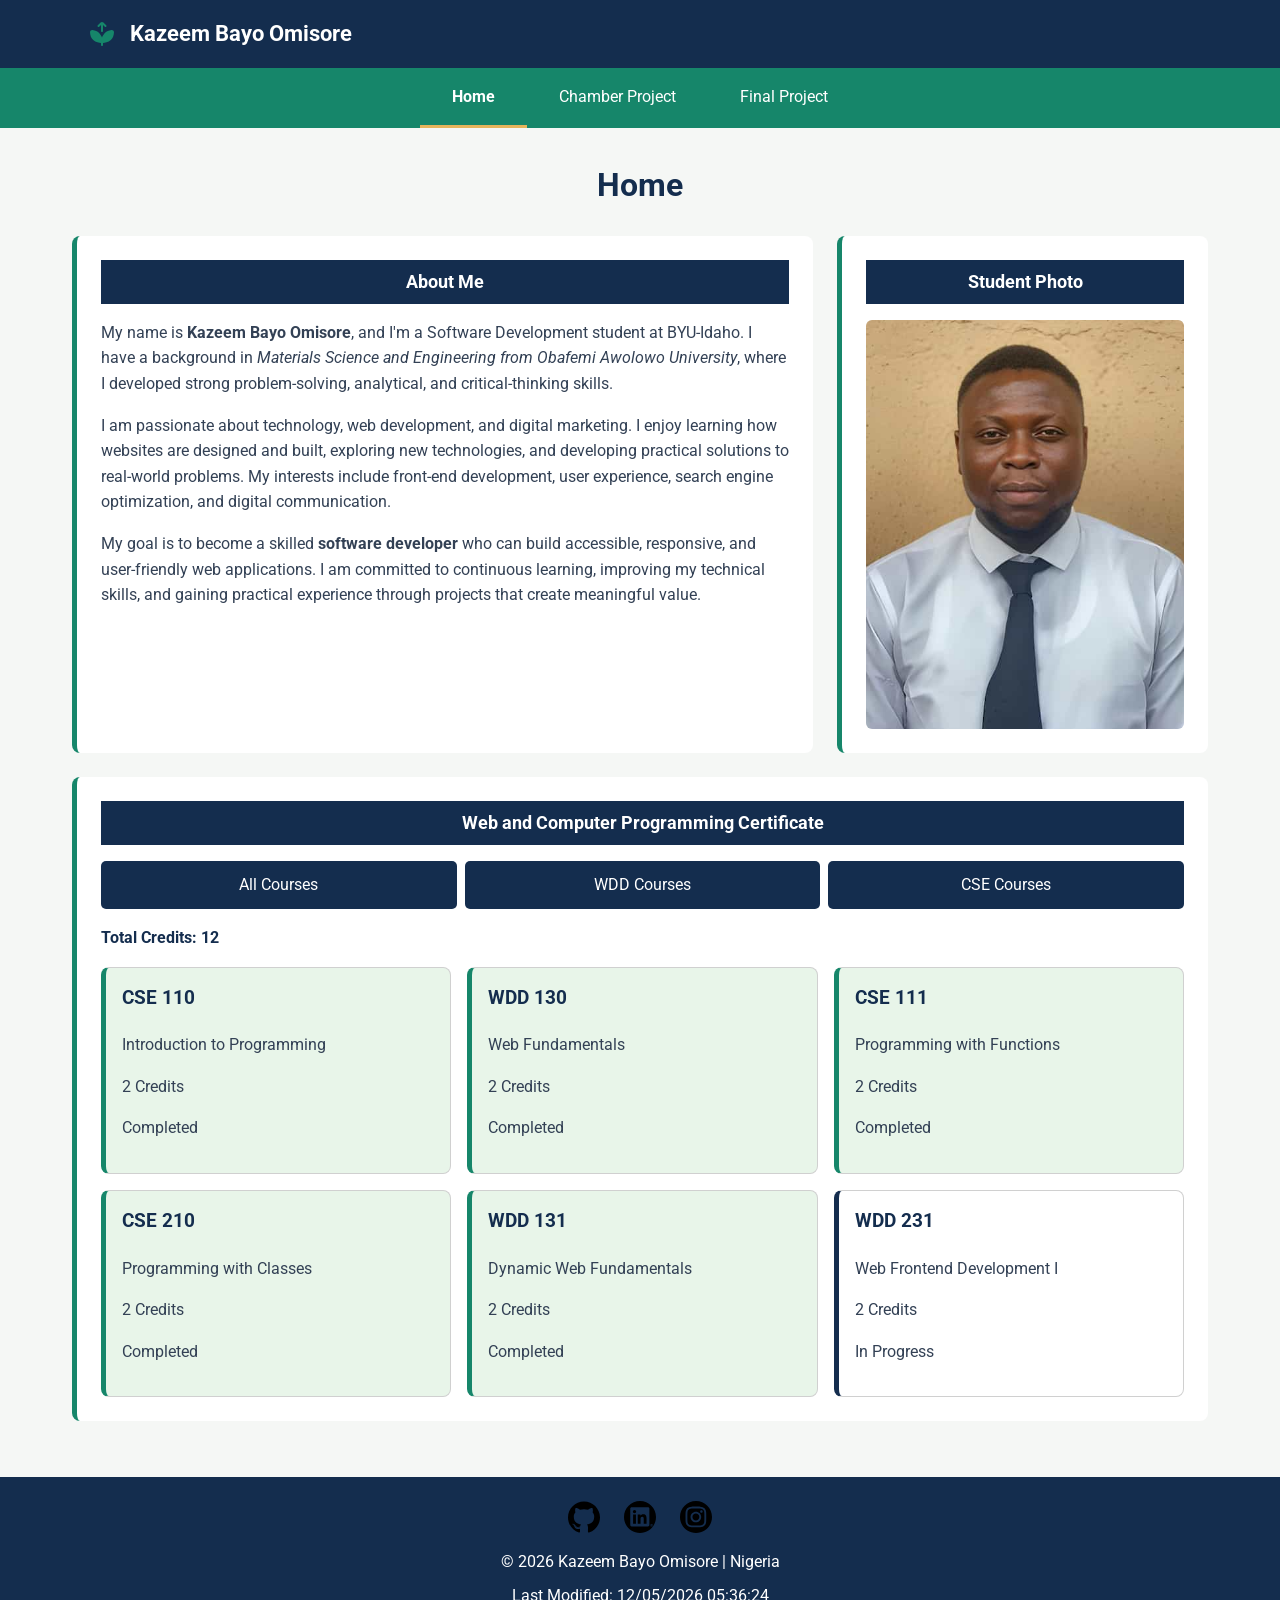
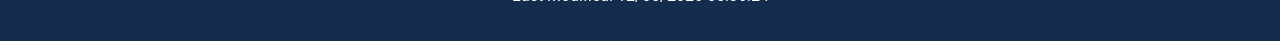
<file: index.html>
<!DOCTYPE html>
<html lang="en">

<head>
    <meta charset="UTF-8">
    <meta name="viewport" content="width=device-width, initial-scale=1.0">

    <meta name="description"
        content="Explore Kazeem Bayo Omisore's WDD 231 homepage, software development journey, web programming courses, and projects at BYU-Idaho.">

    <meta name="author" content="Kazeem Bayo Omisore">

    <!-- Open Graph Meta Properties -->
    <meta property="og:title" content="Kazeem Bayo Omisore | WDD 231">
    
    <meta property="og:description"
        content="Explore my WDD 231 homepage, software development journey, web programming courses, and projects at BYU-Idaho.">
    
    <meta property="og:image" content="https://omisorebayo.github.io/wdd231/images/my-picture.webp">
    
    <meta property="og:url" content="https://omisorebayo.github.io/wdd231/">

    <!-- Google Font: Roboto -->
    <link rel="preconnect" href="https://fonts.googleapis.com">
    <link rel="preconnect" href="https://fonts.gstatic.com" crossorigin>
    <link href="https://fonts.googleapis.com/css2?family=Roboto:ital,wght@0,100..900;1,100..900&display=swap"
        rel="stylesheet">

    <!-- CSS files -->
    <link rel="stylesheet" href="styles/normalize.css">
    <link rel="stylesheet" href="styles/small.css">
    <link rel="stylesheet" href="styles/larger.css">
    <link rel="icon" href="favicon.ico">

    <!-- JavaScript files -->
    <script src="scripts/navigation.js" defer></script>
    <script src="scripts/date.js" defer></script>
    <script src="scripts/courses.js" defer></script>

    <title>Kazeem Bayo Omisore | WDD 231</title>
</head>

<body>

    <header>
        <img src="images/plant-growth.svg" alt="Personal logo" width="40" height="40">

        <span>Kazeem Bayo Omisore</span>

        <button id="nav-button" class="hamburger" aria-label="Toggle navigation" aria-expanded="false" aria-controls="nav-bar">
        </button>
    </header>

    <nav id="nav-bar" class="navigation" aria-label="Main navigation">
        <ul>
            <li class="current">
                <a href="index.html" aria-current="page">Home</a>
            </li>

            <li>
                <a href="chamber/index.html">Chamber Project</a>
            </li>

            <li>
                <a href="final/index.html">Final Project</a>
            </li>
        </ul>
    </nav>

    <main>
        <h1>Home</h1>

        <div class="home-content">

            <section class="about-me">
                <h2>About Me</h2>

                <p>
                    My name is <strong>Kazeem Bayo Omisore</strong>, and I'm a Software Development student at BYU-Idaho. I have a background in <em>Materials
                    Science and Engineering from Obafemi Awolowo University</em>, where I developed strong problem-solving, analytical, and
                    critical-thinking skills.
                </p>
                <p>    
                    I am passionate about technology, web development, and digital marketing. I enjoy learning how websites are designed and
                    built, exploring new technologies, and developing practical solutions to real-world problems. My interests include
                    front-end development, user experience, search engine optimization, and digital communication.
                </p>
                <p>
                    
                    My goal is to become a skilled <strong>software developer</strong> who can build accessible, responsive, and user-friendly web
                    applications. I am committed to continuous learning, improving my technical skills, and gaining practical experience
                    through projects that create meaningful value.
                </p>
            </section>

            <section class="student-photo">
                <h2>Student Photo</h2>

                <img src="images/my-picture.webp" alt="Photo of me" loading="lazy">
            </section>

        </div>

        <section class="certificate">
            <h2>Web and Computer Programming Certificate</h2>

            <div class="course-filters">
                <button id="allCourses" type="button">All Courses</button>

                <button id="wddCourses" type="button">WDD Courses</button>

                <button id="cseCourses" type="button">CSE Courses</button>
            </div>

            <p id="creditTotal" aria-live="polite"></p>

            <div id="courseContainer"></div>
        </section>

    </main>

    <footer>

        <div class="social-links">
            <a href="https://github.com/omisorebayo" target="_blank" rel="noopener noreferrer">
                <img src="images/github.svg" alt="GitHub" width="32" height="32">
            </a>

            <a href="https://www.linkedin.com/in/kazeemomisore/" target="_blank" rel="noopener noreferrer">
                <img src="images/linkedin-circle.svg" alt="LinkedIn" width="32" height="32">
            </a>

            <a href="https://www.instagram.com/kazeem_omisore/" target="_blank" rel="noopener noreferrer">
                <img src="images/instagram-circle.svg" alt="Instagram" width="32" height="32">
            </a>
        </div>

        <p>
            &copy; <span id="currentyear"></span>
            Kazeem Bayo Omisore | Nigeria
        </p>

        <p id="lastModified"></p>

    </footer>

</body>

</html>
</file>
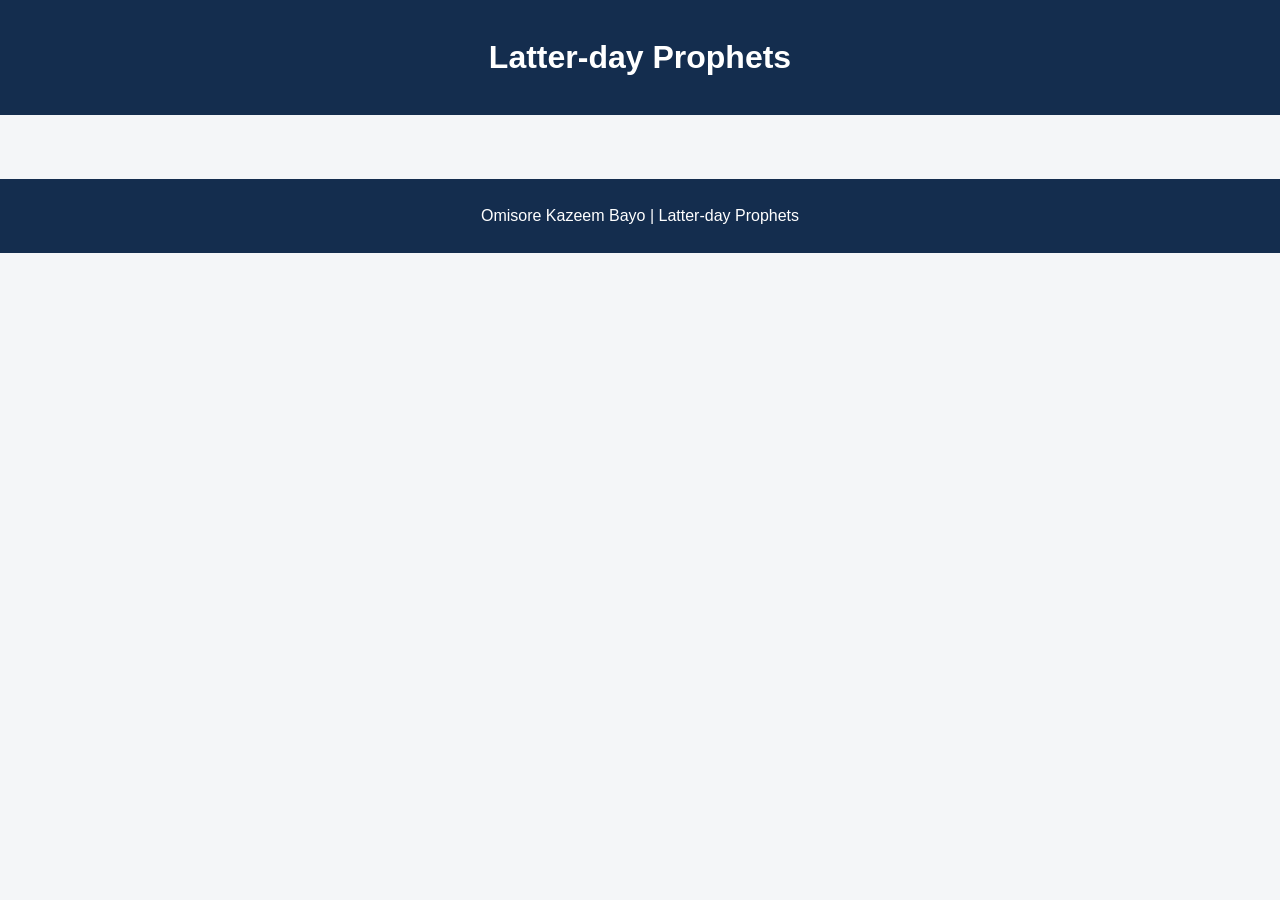
<file: prophets.html>
<!DOCTYPE html>
<html lang="en">
<head>
    <meta charset="UTF-8">
    <meta name="viewport" content="width=device-width, initial-scale=1.0">
    <link rel="stylesheet" href="styles/prophets.css">
    <script src="scripts/prophets.js" defer></script>
    <title>Latter-day Prophets</title>
</head>
<body>
    <header>
        <h1>Latter-day Prophets</h1>
    </header>
    <main>
        <div id="cards"></div>
    </main>
    <footer>
        Omisore Kazeem Bayo | Latter-day Prophets
    </footer>
    
</body>
</html>
</file>
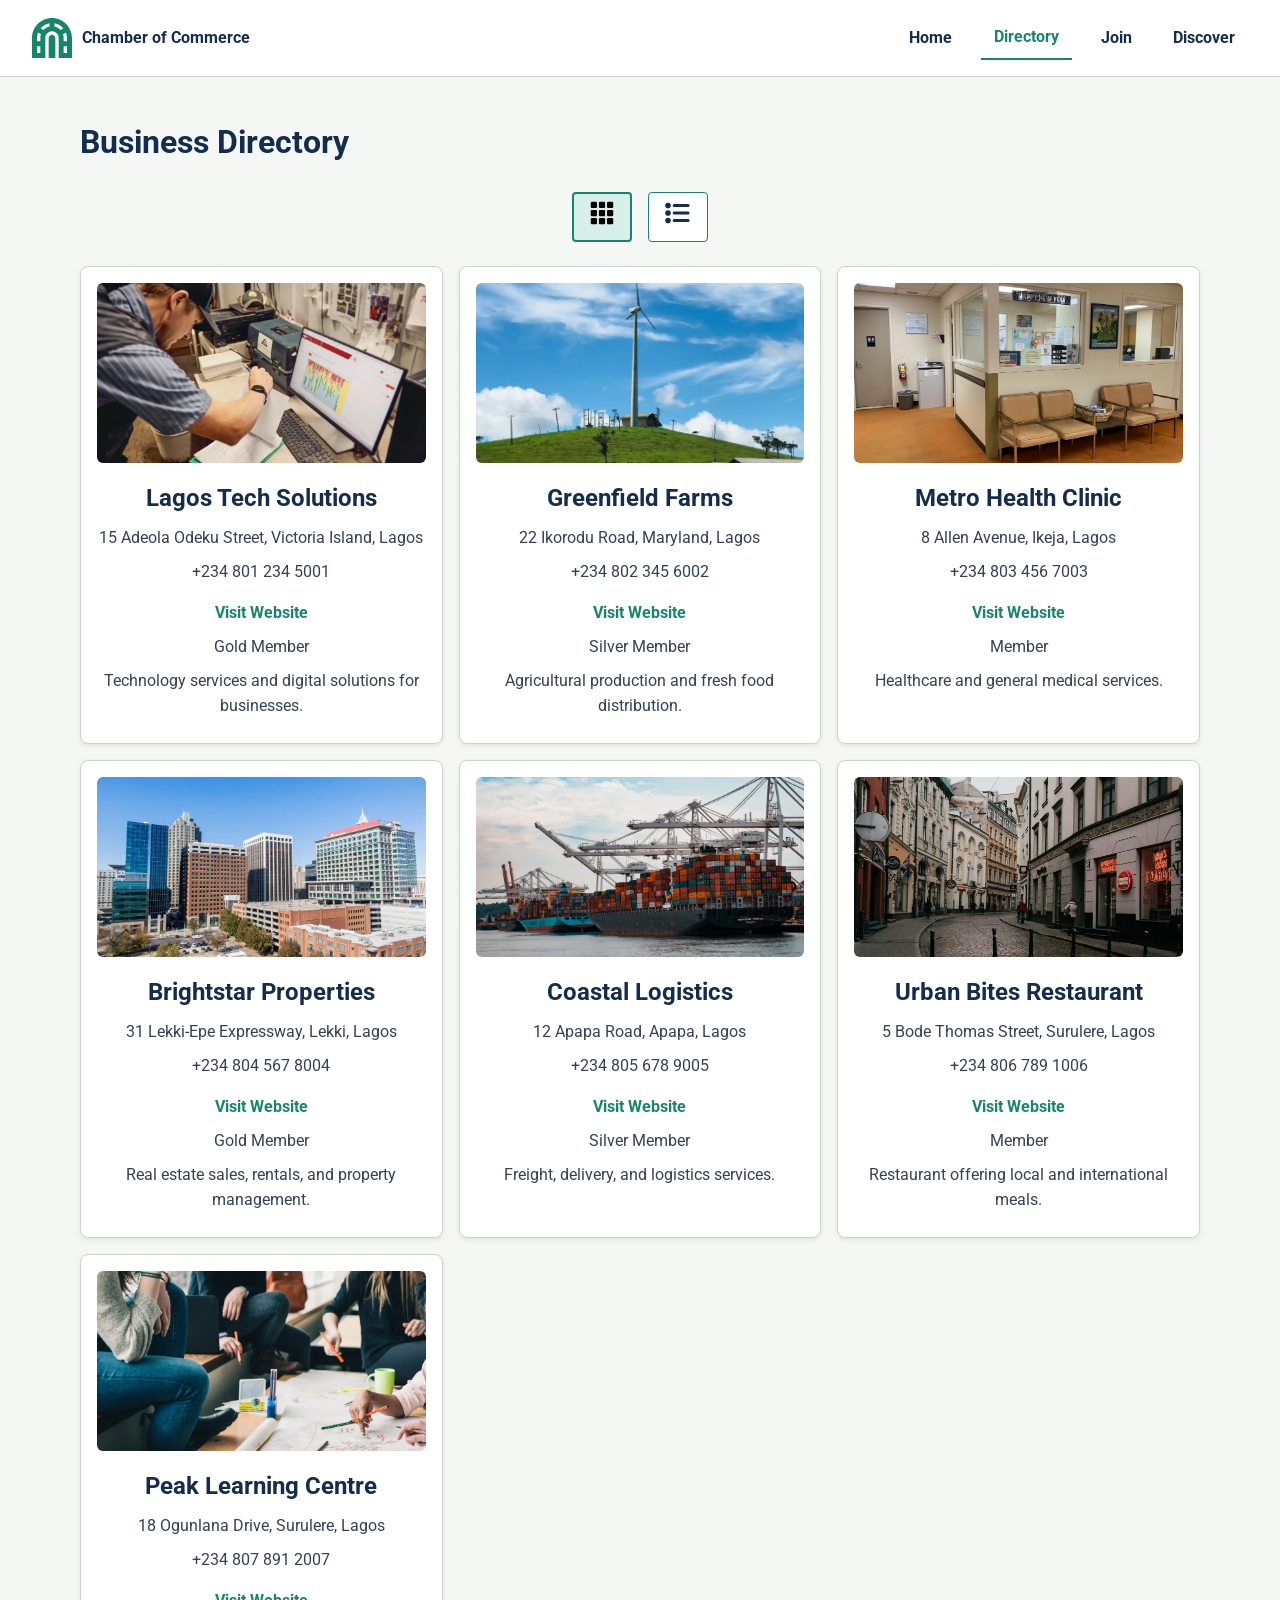
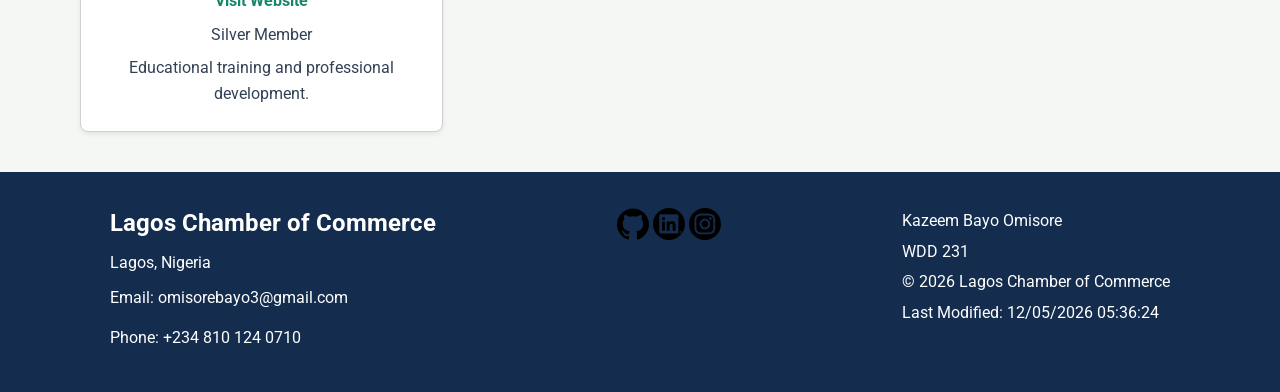
<file: chamber/directory.html>
<!DOCTYPE html>
<html lang="en">

<head>
    <meta charset="UTF-8">
    <meta name="viewport" content="width=device-width, initial-scale=1.0">

    <!-- SEO Meta Information -->
    <meta name="description"
        content="Explore the Lagos Chamber of Commerce business directory and discover local businesses, services, and organizations across Lagos, Nigeria.">

    <meta name="author" content="Kazeem Bayo Omisore">

    <title>Business Directory | Lagos Chamber of Commerce</title>


    <!-- Open Graph Meta Properties -->
    <meta property="og:title" content="Business Directory | Lagos Chamber of Commerce">

    <meta property="og:description"
        content="Discover businesses and organizations across Lagos, Nigeria through the Lagos Chamber of Commerce business directory.">

    <meta property="og:image" content="https://omisorebayo.github.io/wdd231/chamber/images/og-image.jpg">

    <meta property="og:url" content="https://omisorebayo.github.io/wdd231/chamber/directory.html">

    <meta property="og:type" content="website">

    <!-- Google Font: Roboto -->
    <link rel="preconnect" href="https://fonts.googleapis.com">
    <link rel="preconnect" href="https://fonts.gstatic.com" crossorigin>
    <link href="https://fonts.googleapis.com/css2?family=Roboto:ital,wght@0,100..900;1,100..900&display=swap"
        rel="stylesheet">

    <!-- Favicon -->
    <link rel="icon" href="images/favicon.ico" type="image/x-icon">

    <!-- CSS Files -->
    <link rel="stylesheet" href="styles/normalize.css">
    <link rel="stylesheet" href="styles/small.css">
    <link rel="stylesheet" href="styles/larger.css">

    <!-- JavaScript -->
    <script src="scripts/directory.js" defer></script>

</head>

<body>

    <!-- Header -->
    <header>

        <!-- Site Branding -->
        <div class="site-branding">
            <img src="images/dungeon.svg" alt="Lagos Chamber of Commerce logo" width="40" height="40">

            <span>Chamber of Commerce</span>
        </div>

        <!-- Hamburger Button -->
        <button id="nav-button" class="hamburger" type="button" aria-label="Toggle navigation" aria-expanded="false"
            aria-controls="nav-bar">
        </button>

        <!-- Navigation -->
        <nav id="nav-bar" class="navigation" aria-label="Main navigation">

            <ul class="primaryNav">
                <li><a href="index.html">Home</a></li>
                <li>
                    <a href="directory.html" aria-current="page">
                        Directory
                    </a>
                </li>
                <li><a href="join.html">Join</a></li>
                <li><a href="discover.html">Discover</a></li>
            </ul>

        </nav>

    </header>

    <!-- Main Content -->
    <main>

        <h1>Business Directory</h1>

        <!-- Grid and List View Buttons -->
        <div class="view-buttons">

            <!-- Grid View Button -->
            <button id="gridButton" type="button" aria-label="Grid view" aria-pressed="true" class="active">

                <svg viewBox="0 0 24 24" aria-hidden="true">
                    <rect x="3" y="3" width="5" height="5" rx="1" />
                    <rect x="9.5" y="3" width="5" height="5" rx="1" />
                    <rect x="16" y="3" width="5" height="5" rx="1" />
                    <rect x="3" y="9.5" width="5" height="5" rx="1" />
                    <rect x="9.5" y="9.5" width="5" height="5" rx="1" />
                    <rect x="16" y="9.5" width="5" height="5" rx="1" />
                    <rect x="3" y="16" width="5" height="5" rx="1" />
                    <rect x="9.5" y="16" width="5" height="5" rx="1" />
                    <rect x="16" y="16" width="5" height="5" rx="1" />
                </svg>

            </button>

            <!-- List View Button -->
            <button id="listButton" aria-label="List view" aria-pressed="false">
                <svg xmlns="http://www.w3.org/2000/svg" viewBox="0 0 24 24" fill="none" stroke="currentColor" stroke-width="2.5"
                    stroke-linecap="round">
            
                    <circle cx="4" cy="6" r="1" fill="currentColor" />
                    <path d="M9 6h11" />
            
                    <circle cx="4" cy="12" r="1" fill="currentColor" />
                    <path d="M9 12h11" />
            
                    <circle cx="4" cy="18" r="1" fill="currentColor" />
                    <path d="M9 18h11" />
            
                </svg>
            </button>


        </div>

        <!-- Business Members -->
        <div id="members" class="grid-view">
            <!-- Business information will be displayed using JavaScript -->
        </div>

    </main>

    <!-- Footer -->
    <footer>

        <!-- Chamber Contact Information -->
        <div class="contact-info">

            <h2>Lagos Chamber of Commerce</h2>

            <p>Lagos, Nigeria</p>

            <p>
                Email:
                <a href="mailto:omisorebayo3@gmail.com">
                    omisorebayo3@gmail.com
                </a>
            </p>

            <p>
                Phone:
                <a href="tel:+2348101240710">
                    +234 810 124 0710
                </a>
            </p>

        </div>

        <!-- Social Media -->
        <div class="social-links">

            <a href="https://github.com/omisorebayo" target="_blank" rel="noopener noreferrer" aria-label="GitHub">

                <img src="images/github.svg" alt="" width="32" height="32">
            </a>

            <a href="https://www.linkedin.com/in/kazeemomisore/" target="_blank" rel="noopener noreferrer"
                aria-label="LinkedIn">

                <img src="images/linkedin-circle.svg" alt="" width="32" height="32">
            </a>

            <a href="https://www.instagram.com/kazeem_omisore/" target="_blank" rel="noopener noreferrer"
                aria-label="Instagram">

                <img src="images/instagram-circle.svg" alt="" width="32" height="32">
            </a>

        </div>

        <!-- Development Information -->
        <div class="development-info">

            <p>Kazeem Bayo Omisore</p>

            <p>WDD 231</p>

            <p>
                &copy; <span id="currentYear"></span>
                Lagos Chamber of Commerce
            </p>

            <p>
                Last Modified:
                <span id="lastModified"></span>
            </p>

        </div>

    </footer>

</body>

</html>
</file>
<file: styles/small.css>
/* CSS Variables */
:root {
    --primary-color: #142D4E;
    --secondary-color: #16866A;
    --background-color: #F5F7F5;
    --card-color: #FFFFFF;
    --text-color: #334155;
    --accent-color: #E5B45B;
    --border-color: #D0D0D0;
}

/* General Reset */
* {
    box-sizing: border-box;
}

body {
    font-family: "Roboto", sans-serif;
    background-color: var(--background-color);
    color: var(--text-color);
    line-height: 1.6;
    margin: 0;
}

/* Header */
header {
    display: grid;
    grid-template-columns: 24px auto 44px;
    align-items: center;
    gap: 1rem;
    background-color: var(--primary-color);
    color: var(--card-color);
    padding: 1rem;
}

header img {
    display: block;
    width: 100%;
    height: auto;
}

header span {
    font-size: 1.1rem;
    font-weight: 700;
    min-width: 0;
    overflow-wrap: anywhere;
}

/* Hamburger Button */
.hamburger {
    background: none;
    border: none;
    color: var(--card-color);
    padding: 0.3rem 0.6rem;
    font-size: 1.5rem;
    cursor: pointer;
}

.hamburger::before {
    content: "\2630";
}

.hamburger.show::before {
    content: "\00D7";
}

button:focus-visible,
a:focus-visible {
    outline: 3px solid var(--accent-color);
    outline-offset: 3px;
}

/* Navigation */
.navigation {
    display: none;
    background-color: var(--secondary-color);
}

.navigation.show {
    display: block;
}

.navigation ul {
    display: flex;
    flex-direction: column;
    list-style: none;
    margin: 0;
    padding: 0;
}

.navigation a {
    display: block;
    color: var(--card-color);
    text-decoration: none;
    padding: 0.9rem 1rem;
    text-align: left;
}

.navigation a:hover,
.navigation a:focus-visible {
    background-color: var(--primary-color);
    color: var(--card-color);
}

.navigation .current a {
    border-bottom: 3px solid var(--accent-color);
    font-weight: 700;
}

/* Main Content */
main {
    max-width: 1200px;
    margin: 0 auto;
    padding: 1rem;
}

h1 {
    color: var(--primary-color);
    text-align: center;
    margin-bottom: 1.5rem;
}

h2 {
    color: var(--primary-color);
    margin-top: 0;
}

main section h2 {
    background-color: var(--primary-color);
    color: var(--card-color);
    text-align: center;
    padding: 0.5rem;
    font-size: 1.1rem;
    margin-bottom: 1rem;
}

/* Sections */
main section {
    background-color: var(--card-color);
    padding: 1.25rem;
    margin-bottom: 1.5rem;
    border-radius: 8px;
    border-left: 5px solid var(--secondary-color);
}

/* About Me and Student Photo */
.home-content {
    display: grid;
    grid-template-columns: 1fr;
    gap: 1.5rem;
}

.student-photo img {
    display: block;
    width: 100%;
    max-width: 350px;
    height: auto;
    margin: 0 auto;
    border-radius: 6px;
}

/* General Images */
img {
    max-width: 100%;
    height: auto;
}

/* Course Filters */
.course-filters {
    display: flex;
    flex-wrap: wrap;
    gap: 0.5rem;
    margin-bottom: 1rem;
}

.course-filters button {
    background-color: var(--primary-color);
    color: var(--card-color);
    flex: 1;
    border: none;
    border-radius: 5px;
    padding: 0.7rem 1rem;
    cursor: pointer;
    font-family: inherit;
    font-size: 1rem;
    transition: background-color 0.2s ease;
}

.course-filters button:hover,
.course-filters button:focus-visible {
    background-color: var(--secondary-color);
}

/* Course Cards */
#courseContainer {
    display: grid;
    grid-template-columns: 1fr;
    gap: 1rem;
}

.course-card {
    min-width: 0;
    overflow-wrap: anywhere;
    background-color: var(--card-color);
    border: 1px solid var(--border-color);
    border-left: 5px solid var(--primary-color);
    border-radius: 8px;
    padding: 1rem;
}

.course-card.completed {
    background-color: #E8F5E9;
    border-left-color: var(--secondary-color);
}

.course-card h3 {
    color: var(--primary-color);
    margin-top: 0;
}

/* Credit Total */
#creditTotal {
    font-weight: 700;
    color: var(--primary-color);
}

/* Footer */
footer {
    background-color: var(--primary-color);
    color: var(--card-color);
    text-align: center;
    padding: 1.5rem 1rem;
}

.social-links {
    display: flex;
    justify-content: center;
    align-items: center;
    gap: 1.5rem;
    margin-bottom: 1rem;
}

.social-links img {
    width: 32px;
    height: 32px;
    object-fit: contain;
}

footer a {
    display: inline-flex;
}

footer p {
    margin: 0.5rem 0;
    overflow-wrap: anywhere;
}
</file>
<file: styles/larger.css>
/* Tablet Layout */
@media screen and (min-width: 768px) {


    /* Header */
    header {
        padding: 1rem 3rem;
    }

    header span {
        font-size: 1.4rem;
    }

    /* Hide Hamburger */
    .hamburger {
        display: none;
    }

    /* Horizontal Navigation */
    .navigation {
        display: block;
    }

    .navigation ul {
        flex-direction: row;
        justify-content: center;
    }

    .navigation a {
        padding: 1rem 2rem;
        transition: background-color 0.2s ease;
    }

    /* Main Content */
    main {
        padding: 2rem;
    }

    main section {
        padding: 1.5rem;
    }

    /* About Me and Student Photo Side by Side */
    .home-content {
        grid-template-columns: 2fr 1fr;
    }

    /* Course Cards */
    #courseContainer {
        grid-template-columns: repeat(2, minmax(0, 1fr));
    }
}

/* Desktop Layout */
@media screen and (min-width: 1000px) {

    header {
        padding: 1rem max(3rem, calc((100% - 1100px) / 2));
    }

    /* Course Cards */
    #courseContainer {
        grid-template-columns: repeat(3, minmax(0, 1fr));
    }
}
</file>
<file: styles/prophets.css>
/* General Reset */
* {
    box-sizing: border-box;
}

body {
    font-family: Arial, sans-serif;
    margin: 0;
    background-color: #f4f6f8;
    color: #263238;
    line-height: 1.6;
}

/* Header */
header {
    background-color: #142d4e;
    color: #ffffff;
    text-align: center;
    padding: 2rem 1rem;
}

header h1 {
    margin: 0;
    font-size: 2rem;
}

/* Main Content */
main {
    max-width: 1400px;
    margin: 0 auto;
    padding: 2rem 1rem;
}

/* Prophet Cards Grid */
#cards {
    display: grid;
    grid-template-columns: repeat(auto-fit, minmax(250px, 1fr));
    gap: 1.5rem;
}

/* Individual Prophet Card */
#cards section {
    background-color: #ffffff;
    border: 1px solid #d5dce3;
    border-top: 5px solid #16866a;
    border-radius: 8px;
    padding: 1.25rem;
    text-align: center;
    box-shadow: 0 3px 8px rgb(0 0 0 / 10%);
}

/* Prophet Name */
#cards h2 {
    color: #142d4e;
    font-size: 1.25rem;
    margin: 0 0 1rem;
}

/* Prophet Portrait */
#cards img {
    display: block;
    width: 100%;
    max-width: 220px;
    height: auto;
    aspect-ratio: 17 / 22;
    object-fit: cover;
    margin: 0 auto 1rem;
    border-radius: 5px;
}

/* Birth Information */
#cards p {
    margin: 0.5rem 0;
    font-size: 0.95rem;
}

/* Footer */
footer {
    background-color: #142d4e;
    color: #ffffff;
    text-align: center;
    padding: 1.5rem 1rem;
}

footer p {
    margin: 0;
}
</file>
<file: chamber/styles/small.css>
/* =========================
   CSS Variables
========================= */

:root {
    --primary-color: #142D4E;
    --secondary-color: #16866A;
    --background-color: #F5F7F5;
    --card-color: #FFFFFF;
    --text-color: #334155;
    --accent-color: #E5B45B;
    --border-color: #D0D0D0;

    /* Additional color variables */
    --active-background: #D8F0E9;
    --shadow-color: rgba(0, 0, 0, 0.08);
}

/* =========================
   General Styles
========================= */

body {
    font-family: "Roboto", sans-serif;
    background-color: var(--background-color);
    color: var(--text-color);
    line-height: 1.6;
}

h1,
h2,
h3 {
    color: var(--primary-color);
}

main {
    padding: 1rem;
    max-width: 1200px;
    margin: 0 auto;
}

/* =========================
   Header and Branding
========================= */

header {
    background-color: var(--card-color);
    padding: 1rem;
    display: flex;
    flex-wrap: wrap;
    align-items: center;
    justify-content: space-between;
    border-bottom: 1px solid var(--border-color);
}

.site-branding {
    display: flex;
    align-items: center;
    gap: 0.6rem;
    color: var(--primary-color);
    font-weight: bold;
}

.site-branding img {
    width: 40px;
    height: 40px;
}

/* =========================
   Hamburger Button
========================= */

.hamburger {
    background: none;
    border: none;
    color: var(--primary-color);
    font-size: 1.8rem;
    padding: 0.3rem 0.6rem;
}

.hamburger::before {
    content: "\2630";
}

.hamburger.show::before {
    content: "\00D7";
}

/* =========================
   Navigation
========================= */

.navigation {
    display: none;
    width: 100%;
}

.navigation.open {
    display: block;
}

.primaryNav {
    list-style: none;
    display: flex;
    flex-direction: column;
    gap: 0.5rem;
    padding-top: 1rem;
}

.primaryNav a {
    display: block;
    padding: 0.7rem;
    color: var(--primary-color);
    font-weight: bold;
}

.primaryNav a[aria-current="page"] {
    color: var(--secondary-color);
    border-bottom: 2px solid var(--secondary-color);
}

/* =========================
   Directory Page
========================= */

/* Grid and List View Buttons */

.view-buttons {
    display: flex;
    justify-content: center;
    gap: 1rem;
    margin: 1.5rem 0;
}

.view-buttons button {
    width: 60px;
    height: 50px;
    color: var(--primary-color);
    background-color: var(--card-color);
    border: 1px solid var(--secondary-color);
    border-radius: 4px;
    cursor: pointer;
}

.view-buttons svg {
    width: 30px;
    height: 30px;
}

.view-buttons button.active,
.view-buttons button:hover {
    background-color: var(--active-background);
}

.view-buttons button.active {
    border: 2px solid var(--secondary-color);
}

/* =========================
   Business Member Cards
========================= */

#members.grid-view {
    display: grid;
    grid-template-columns: 1fr;
    gap: 1rem;
}

#members.list-view {
    display: flex;
    flex-direction: column;
    gap: 1rem;
}

.member-card {
    background-color: var(--card-color);
    border: 1px solid var(--border-color);
    border-radius: 8px;
    padding: 1rem;
    text-align: center;
    box-shadow: 0 2px 5px var(--shadow-color);
}

.member-card img {
    width: 100%;
    height: 180px;
    object-fit: cover;
    border-radius: 6px;
    margin-bottom: 1rem;
}

.member-card h2 {
    margin-bottom: 0.5rem;
}

.member-card p {
    margin-bottom: 0.5rem;
}

.member-card a {
    display: inline-block;
    color: var(--secondary-color);
    font-weight: bold;
    margin: 0.5rem 0;
}

/* List View Cards */

#members.list-view .member-card {
    display: flex;
    flex-direction: column;
    text-align: center;
}

#members.list-view .member-card img {
    max-width: 200px;
    margin: 0 auto 1rem;
}

/* =========================
   Footer
========================= */

footer {
    background-color: var(--primary-color);
    color: var(--card-color);
    padding: 2rem 1rem;
    display: flex;
    flex-direction: column;
    gap: 1.5rem;
    text-align: center;
}

footer h2 {
    color: var(--card-color);
    margin-bottom: 0.5rem;
}

footer a {
    color: var(--card-color);
    display: inline-block;
    margin: 0.3rem 0;
}

footer p {
    margin: 0.3rem 0;
}

/* =========================
   Keyboard Focus
========================= */

.hamburger:focus-visible,
.primaryNav a:focus-visible,
.view-buttons button:focus-visible {
    outline: 3px solid var(--accent-color);
    outline-offset: 3px;
}
</file>
<file: chamber/styles/larger.css>
/* =========================
   Larger Screen Styles
========================= */

@media screen and (min-width: 38rem) {

    /* Header */
    header {
        padding: 1rem 2rem;
        flex-wrap: nowrap;
    }

    /* Hide Hamburger Button */
    .hamburger {
        display: none;
    }

    /* Navigation */
    .navigation {
        display: block;
        width: auto;
    }

    .primaryNav {
        flex-direction: row;
        align-items: center;
        gap: 1rem;
        padding-top: 0;
    }

    .primaryNav a {
        padding: 0.5rem 0.8rem;
    }

    /* Main Content */
    main {
        padding: 2rem;
    }

    /* Directory Grid */
    #members.grid-view {
        grid-template-columns: repeat(2, 1fr);
    }

    /* Wider List View */
    #members.list-view .member-card {
        flex-direction: row;
        align-items: center;
        text-align: left;
        gap: 1.5rem;
    }

    #members.list-view .member-card img {
        display: none;
    }

    /* Footer */
    footer {
        flex-direction: row;
        justify-content: space-around;
        align-items: flex-start;
        text-align: left;
        padding: 2rem;
    }
}

/* =========================
   Desktop Screen Styles
========================= */

@media screen and (min-width: 64rem) {

    /* Directory Grid */
    #members.grid-view {
        grid-template-columns: repeat(3, 1fr);
    }

    /* Main Content */
    main {
        padding: 2.5rem;
    }
}
</file>
